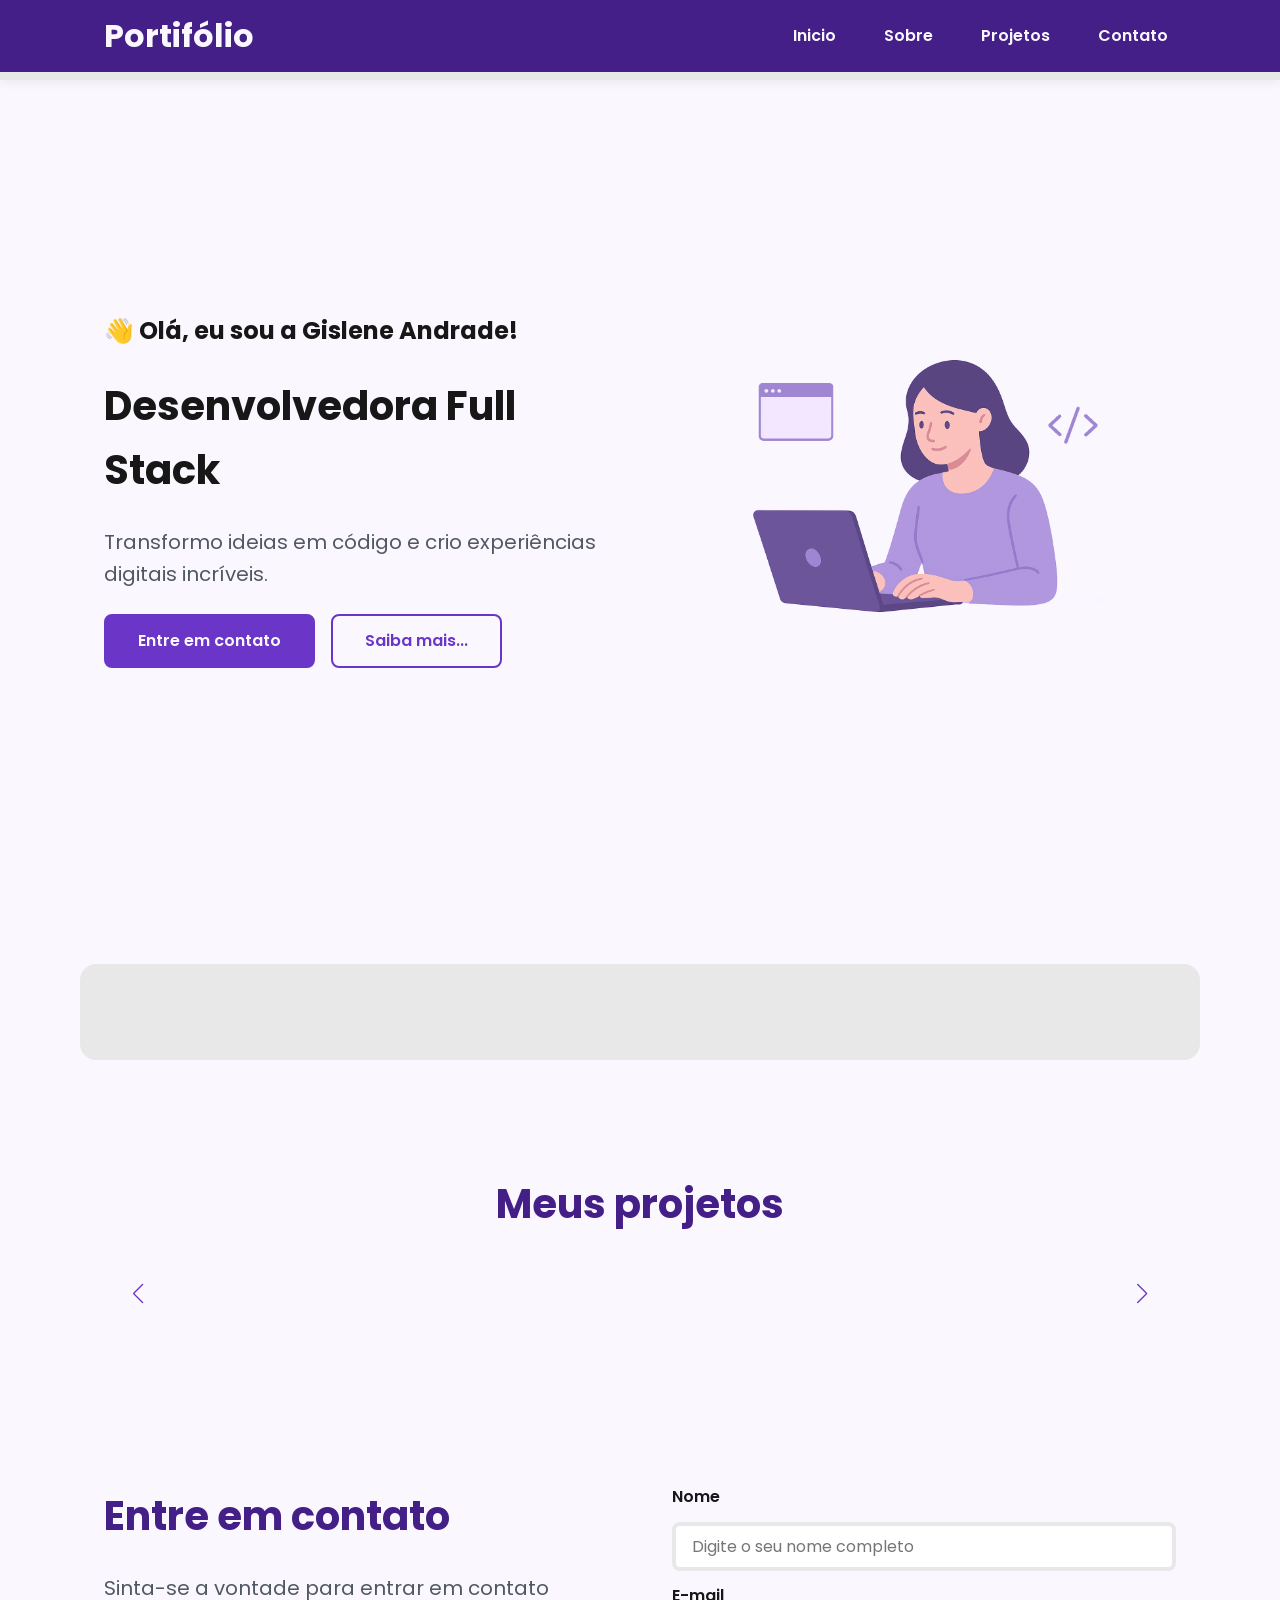
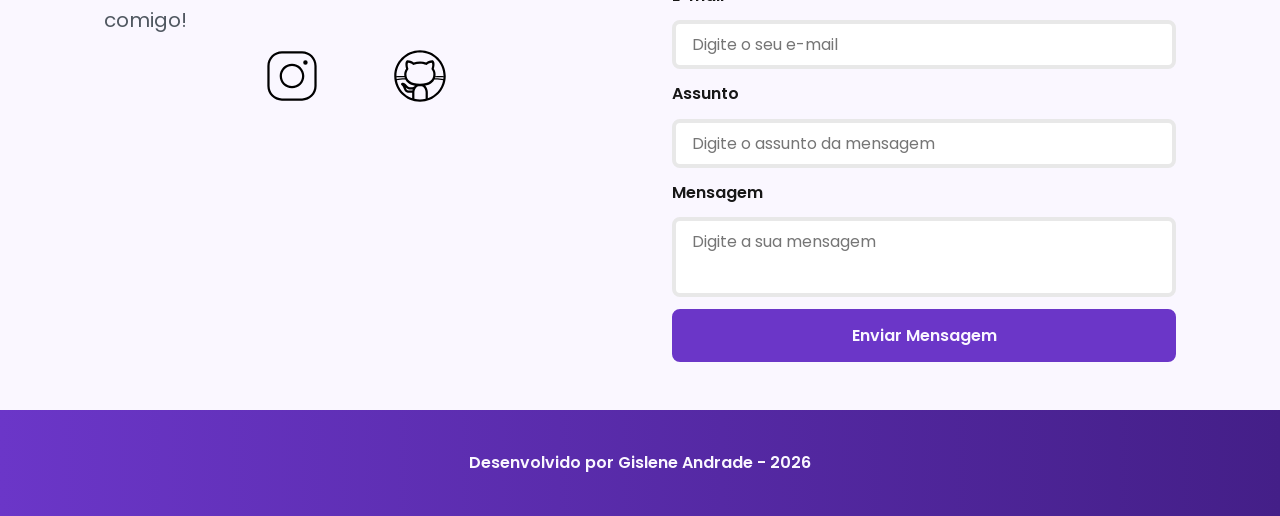
<file: index.html>
<!doctype html>
<html lang="pt-br">
  <head>
    <!-- Fontes do Google -->
    <link rel="preconnect" href="https://fonts.googleapis.com" />
    <link rel="preconnect" href="https://fonts.gstatic.com" crossorigin />

    <!-- Fonte do Google - Poppins -->
    <link
      href="https://fonts.googleapis.com/css2?family=Poppins&display=swap"
      rel="stylesheet"
    />

    <meta charset="UTF-8" />

    <meta name="viewport" content="width=device-width, initial-scale=1.0" />

    <meta name="author" content="Gislene Andrade" />
    <meta
      name="description"
      content="Portfólio da Gislene Andrade, 
                desenvolvedora Full Stack especializada em criar experiências 
                digitais incríveis. Conheça meus projetos e entre em contato."
    />
    <meta name="robots" content="index, follow" />

    <link rel="icon" type="image/svg+xml" href="./assets/img/favicon.svg" />

    <!-- SWIPER CSS -->
    <link
      rel="stylesheet"
      href="https://cdn.jsdelivr.net/npm/swiper@11/swiper-bundle.min.css"
    />

    <!-- Link para a Folha de Estilo da Página - CSS -->
    <link rel="stylesheet" href="./assets/css/style.css" />

    <title>Portfólio Gislene Andrade</title>
  </head>
  <body>
    <!-- Cabeçalho da página (header) -->
    <header>
      <div class="menu-content">
        <!-- Título -->
        <a href="index.html" id="titulo">Portifólio</a>

        <!-- Menu -->
        <nav>
          <ul class="menu-list">
            <li><a href="#hero">Inicio</a></li>
            <li><a href="#about">Sobre</a></li>
            <li><a href="#projects">Projetos</a></li>
            <li><a href="#contact">Contato</a></li>
          </ul>
        </nav>
      </div>
    </header>

    <!-- Seção principal da página (main) -->
    <main>
      <!-- Seção de Boas-Vindas -->
      <section id="hero" class="section-container hero-container">
        <!-- Boas-Vindas -->
        <article class="hero-content">
          <span>👋 Olá, eu sou a Gislene Andrade!</span>
          <h1>Desenvolvedora Full Stack</h1>
          <p>
            Transformo ideias em código e crio experiências digitais incríveis.
          </p>

          <div class="buttons-container">
            <a href="#contact" class="botao">Entre em contato</a>
            <a href="#about" class="botao-outline">Saiba mais...</a>
          </div>
        </article>

        <!-- Imagem -->
        <figure class="hero-image">
          <img
            src="./assets/img/foto_dev_woman.svg"
            alt="foto do autor"
            class="float-animation"
          />
        </figure>
      </section>

      <!-- Seção sobre o autor -->
      <section id="about" class="section-container about-container"></section>

      <!-- Seção de projetos -->
      <section id="projects" class="section-container projects-container">
        <h2>Meus projetos</h2>

        <!-- Swiper Container -->
        <div class="swiper projects-swiper">
          <div class="swiper-wrapper"></div>

          <!-- Botões de navegação -->
          <div class="swiper-button-next"></div>
          <div class="swiper-button-prev"></div>

          <!-- Paginação -->
          <div class="swiper-pagination"></div>
        </div>
      </section>

      <!-- Seção formulário  e Redes Sociais-->
      <section id="contact" class="section-container contact-container">
        <!-- Redes sociais -->
        <article class="contact-info">
          <h2>Entre em contato</h2>
          <p>Sinta-se a vontade para entrar em contato comigo!</p>

          <div class="social-container">
            <a
              href="#"
              target="_blank"
              class="social-icon"
              aria-label="LinkedIn"
            >
              <img
                src="./assets/icons/social/instagram.svg"
                alt="Link para o LinkedIn"
              />
            </a>

            <a href="#" target="_blank" class="social-icon" aria-label="GitHub">
              <img
                src="./assets/icons/social/github.svg"
                alt="Link para o GitHub"
              />
            </a>
          </div>
        </article>

        <!-- Formulário -->
        <form
          id="formulario"
          action="https://formsubmit.co/a178d91051e5ad6dcb87874c61c49a62"
          method="POST"
        >
          <input
            type="hidden"
            name="_next"
            value="https://gisleneandradee.github.io/portfolio/success.html"
          />
          <input type="hidden" name="_captcha" value="false" />

          <label for="nome">Nome</label>
          <input
            id="nome"
            name="nome"
            type="text"
            placeholder="Digite o seu nome completo"
          />
          <span id="erro-nome"></span>

          <label for="email">E-mail</label>
          <input
            id="email"
            name="email"
            type="text"
            placeholder="Digite o seu e-mail"
          />
          <span id="erro-email"></span>

          <label for="assunto">Assunto</label>
          <input
            id="assunto"
            name="assunto"
            type="text"
            placeholder="Digite o assunto da mensagem"
          />
          <span id="erro-assunto"></span>

          <label for="mensagem">Mensagem</label>
          <textarea
            id="mensagem"
            name="mensagem"
            placeholder="Digite a sua mensagem"
          ></textarea>
          <span id="erro-mensagem"></span>

          <button class="botao" type="submit">Enviar Mensagem</button>
        </form>
      </section>
    </main>

    <!-- Rodapé da página (footer) -->
    <footer>Desenvolvido por Gislene Andrade - 2026</footer>

    <!-- SWIPER JS -->
    <script src="https://cdn.jsdelivr.net/npm/swiper@11/swiper-bundle.min.js"></script>

    <!-- Script JavaScript-->
    <script src="./assets/js/script.js"></script>
  </body>
</html>
</file>
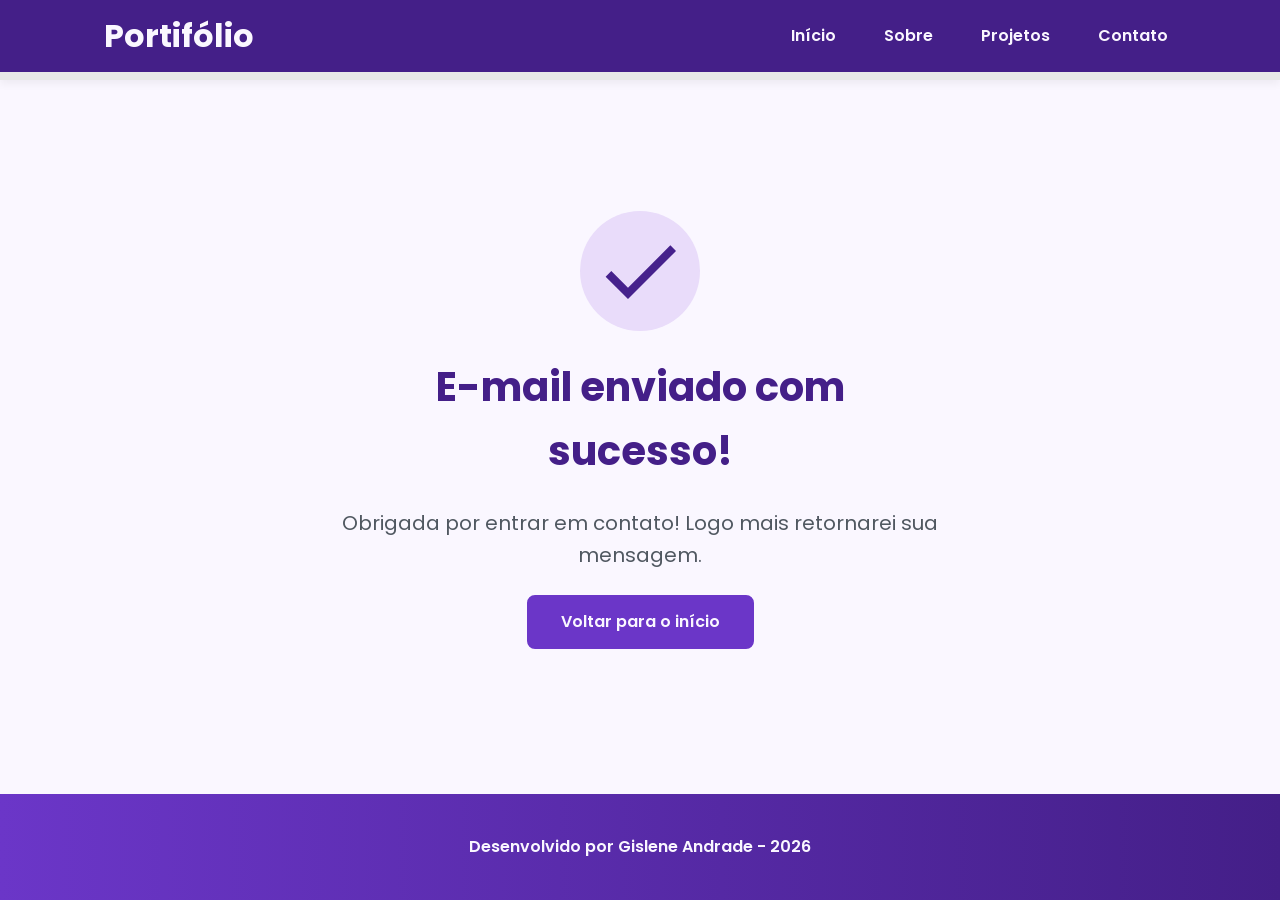
<file: success.html>
<!DOCTYPE html>
<html lang="pt-br">

<head>

  <!-- Fontes do Google -->
  <link rel="preconnect" href="https://fonts.googleapis.com">
  <link rel="preconnect" href="https://fonts.gstatic.com" crossorigin>

  <!-- Fonte do Google - Poppins -->
  <link href="https://fonts.googleapis.com/css2?family=Poppins&display=swap" rel="stylesheet">

    <meta charset="UTF-8">

    <meta name="viewport" content="width=device-width, initial-scale=1.0">

    <meta name="author" content="Gislene Andrade">
    <meta name="description"
        content="Portfólio da Gislene Andrade, desenvolvedora Full Stack especializada em criar experiências digitais incríveis. Conheça meus projetos e entre em contato.">
    <meta name="robots" content="index, follow">

    <link rel="icon" type="image/svg+xml" href="./assets/img/favicon.svg">

    <!-- Link para a Folha de Estilo da Página - CSS -->
    <link rel="stylesheet" href="./assets/css/style.css">

    <title>Portfólio Gislene Andrade</title>

</head>

<body>

    <!-- Cabeçalho da Página (header) -->
    <header class="menu-container">
      <div class="menu-content">
        <a href="index.html" id="titulo">Portifólio</a>

        <nav>
          <ul class="menu-list">
            <li><a href="index.html#hero">Início</a></li>
            <li><a href="index.html#about">Sobre</a></li>
            <li><a href="index.html#projects">Projetos</a></li>
            <li><a href="index.html#contact">Contato</a></li>
          </ul>
        </nav>

      </div>
    </header>

    <!-- Seção Principal da Página (main) -->
    <main>
      <!-- Mensagem de Sucesso -->
      <section class="success-container">
        <article class="success-content">

          <figure class="success-icon">
            <img src="./assets/img/success.svg" alt="Ilustração de sucesso" class="float-animation">
          </figure>

          <h1>E-mail enviado com sucesso!</h1>
          <h2>Obrigada por entrar em contato! Logo mais retornarei sua mensagem.</h2>

          <a class="botao" href="index.html">Voltar para o início</a>

        </article>
      </section>
    </main>

    <!-- Rodapé da Página (footer) -->
    <footer>
      Desenvolvido por Gislene Andrade - 2026
    </footer>

</body>

</html>
</file>
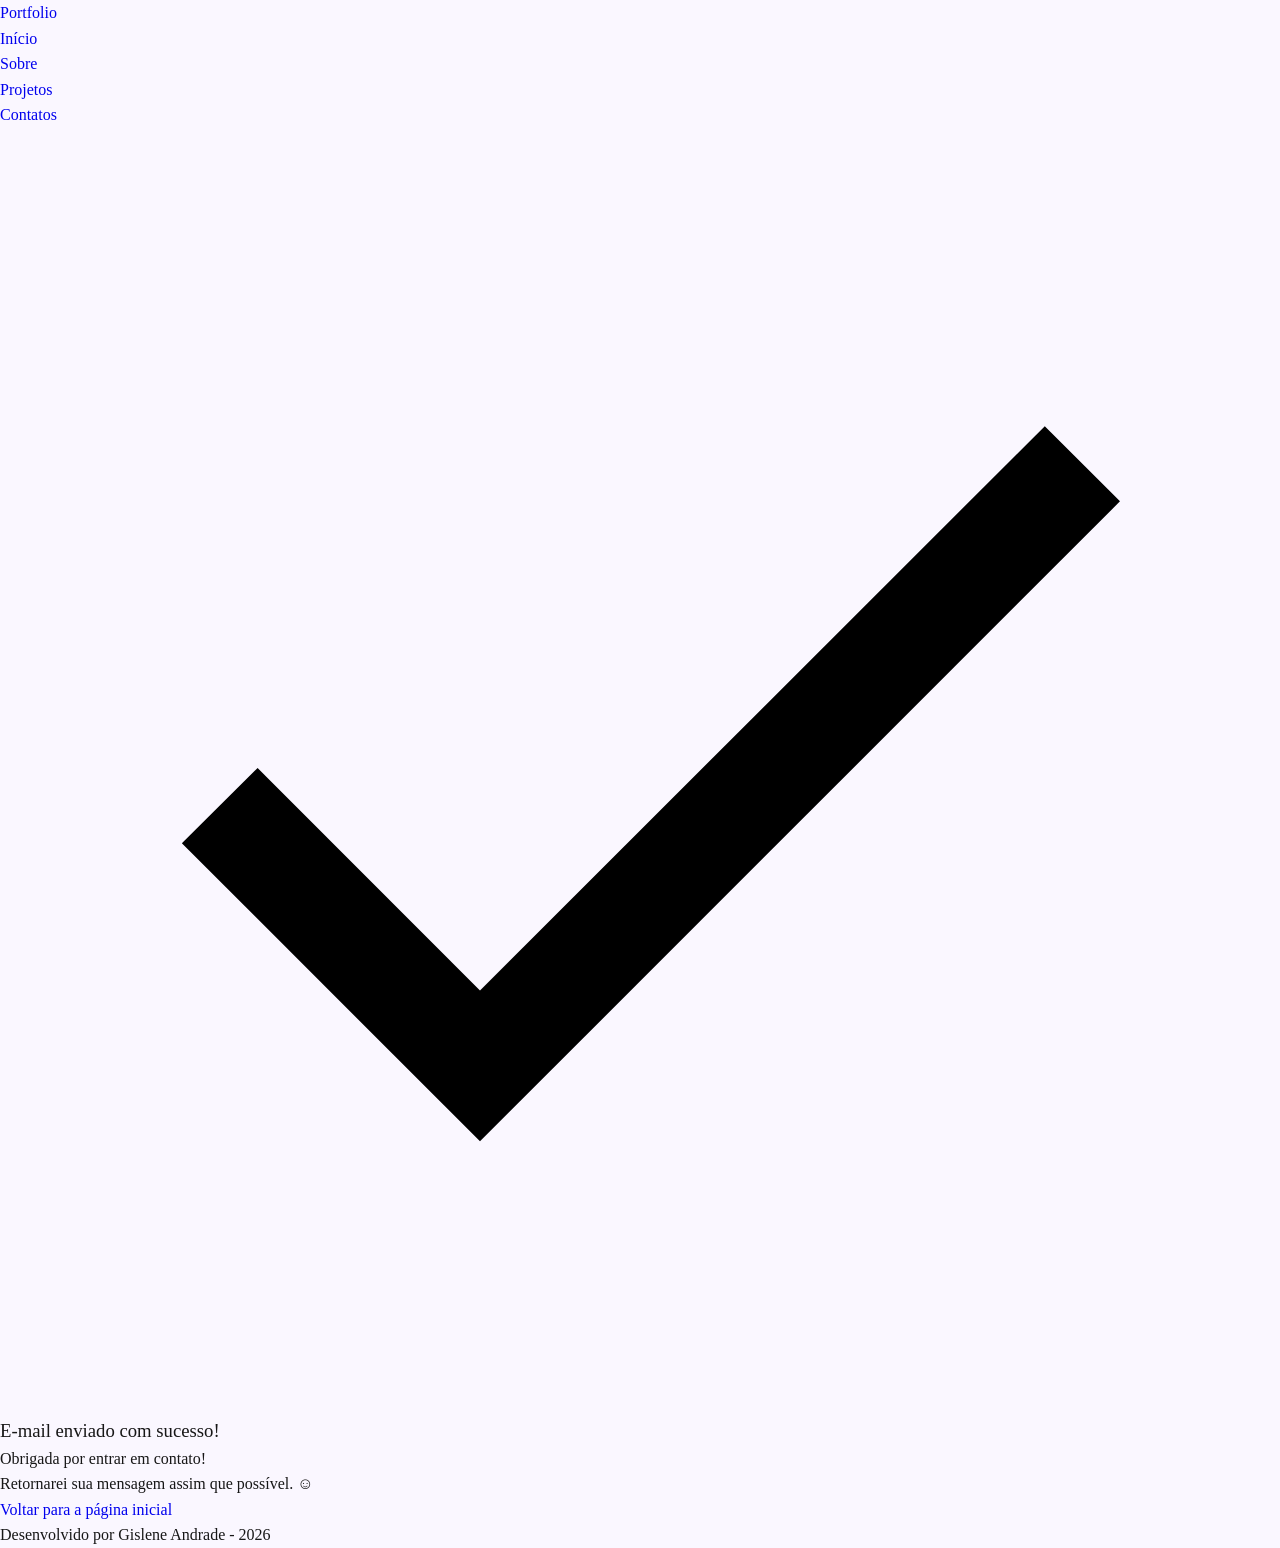
<file: sucess.html>
<!DOCTYPE html>
<html lang="pt-br">
<head>
  <meta charset="UTF-8">
  <meta name="viewport" content="width=device-width, initial-scale=1.0">
  <meta name="author" content="Gislene Andrade">
  <meta name="description" content="Portfólio Pessoal da Gislene Andrade, 
                desenvolvedora Full Stack especializada em criar experiências 
                digitais incríveis. Conheça meus projetos e entre em contato.">
  <meta name="robots" content="index, follow">
  <link rel="icon" type="image/svg+xml" href="./assets/img/favicon.svg">
  <link rel="stylesheet" href="assets/css/styles.css">
  <title>Portfólio da Gislene</title>
</head>
<body>
<!-- Cabeçalho da página -->
  <header>
    <div class="menu-content">
<!-- Título do cabeçalho -->
      <a href="index.html" id="titulo">Portfolio</a>

<!-- Menu de navegação -->
      <nav>
        <ul class="menu-list">
          <li><a href="#hero">Início</a></li>
          <li><a href="#about">Sobre</a></li>
          <li><a href="#projects">Projetos</a></li>
          <li><a href="#contacts">Contatos</a></li>
        </ul>
      </nav>
    </div>
  </header>
  <main>
      <!-- Seção formulário preechido com sucesso -->
    <section>
      <!-- Imagem Sucesso -->
      <figure class="sucess-image">
      <img src="./assets/img/success.svg" alt="Foto - E-mail enviado com sucesso!">
      </figure>
      <!-- Mensagem Sucesso -->
      <article class="sucess-contant">
        <h1>E-mail enviado com sucesso!</h1>
        <p>Obrigada por entrar em contato!</p>
        <p> Retornarei sua mensagem assim que possível. ☺️ </p>
        <div class="buttons-container">
          <a href="./index.html" class="botao-outline">Voltar para a página inicial</a>
        </div>
      </article>
    </section>
  </main>

<!-- Rodapé da página -->
  <footer>
    
    Desenvolvido por Gislene Andrade - 2026

  </footer>
</body>
</html>
</file>
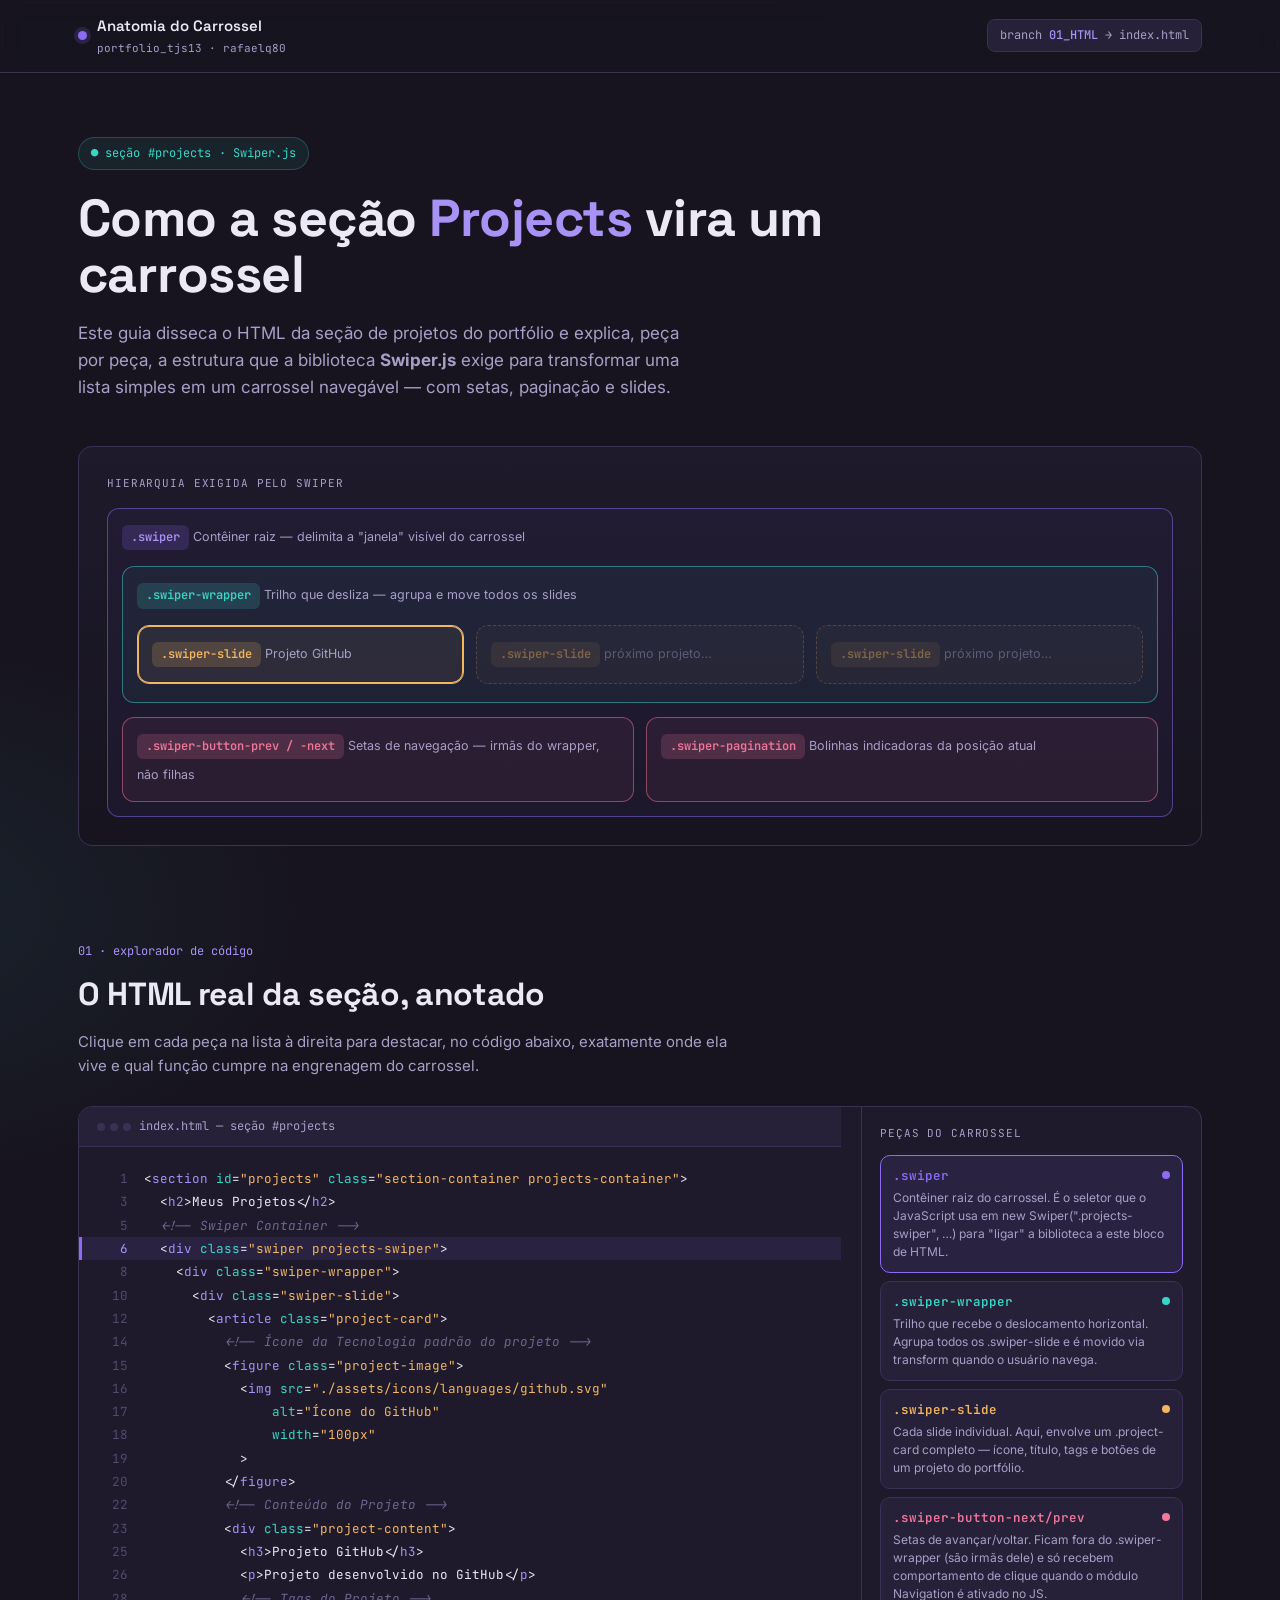
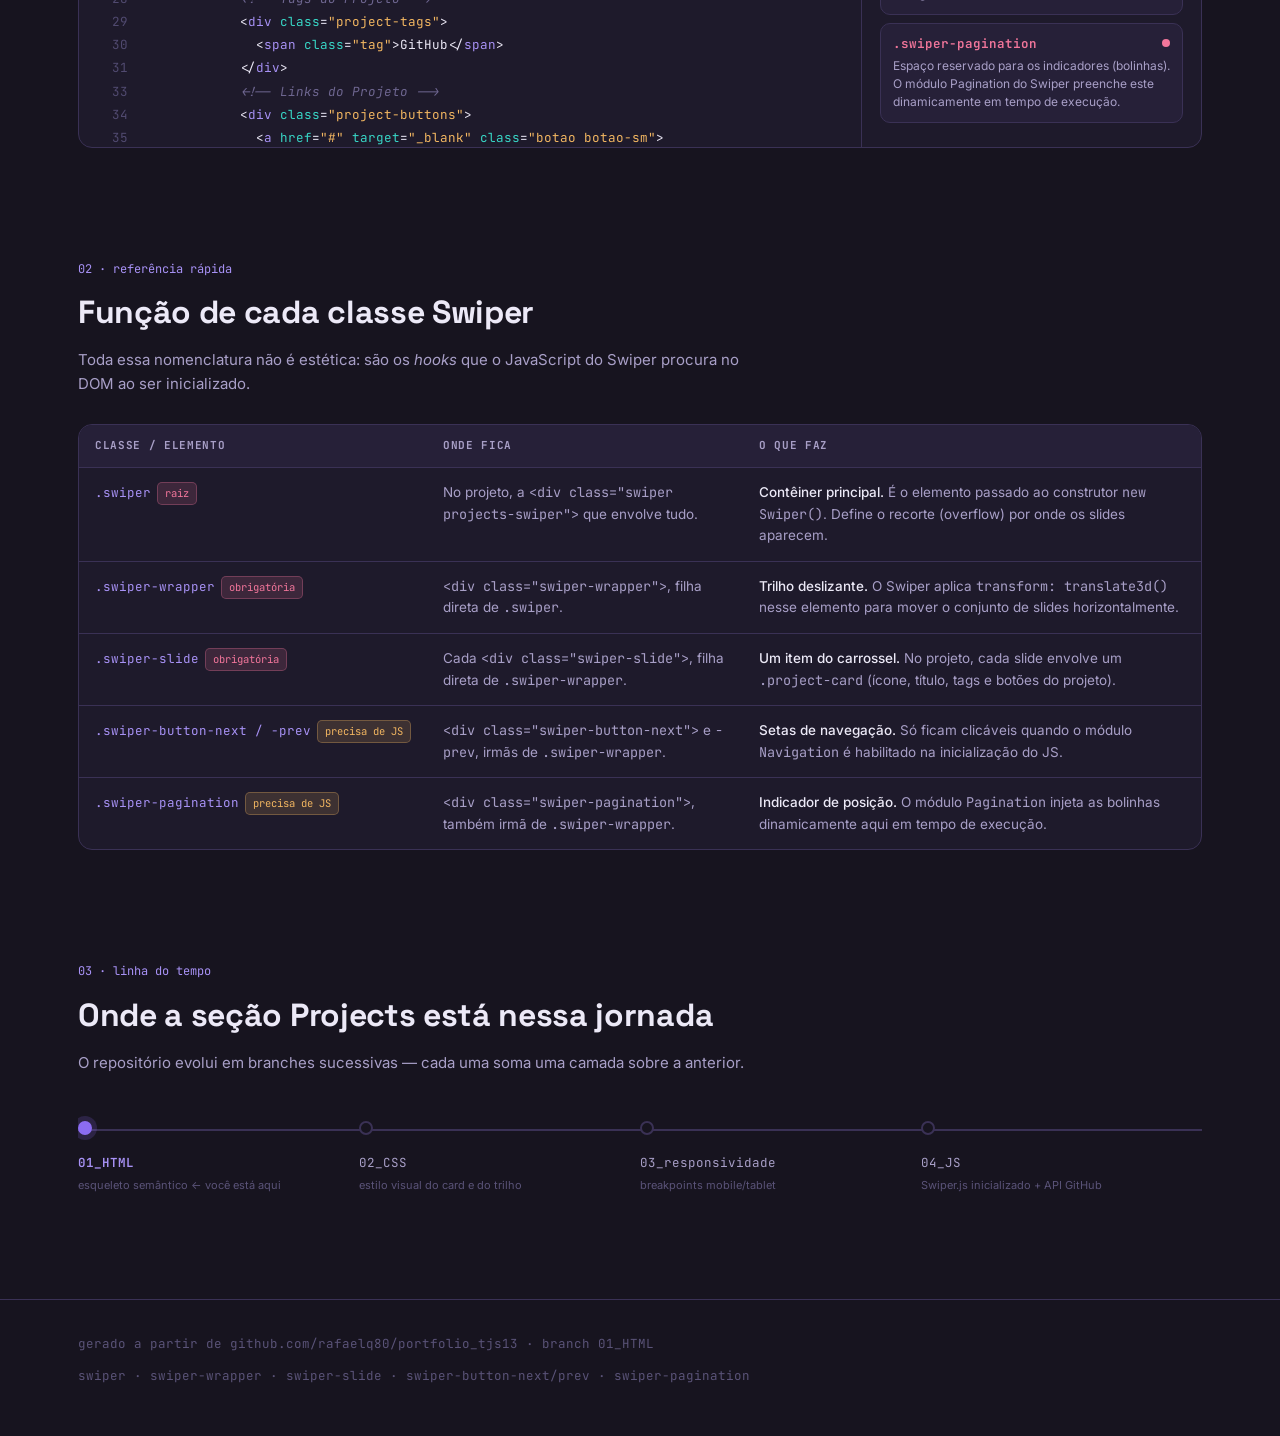
<file: assets/docs/swiper.html>
<!DOCTYPE html>
<html lang="pt-br">
<head>
<meta charset="UTF-8">
<meta name="viewport" content="width=device-width, initial-scale=1.0">
<title>Anatomia do Carrossel Swiper — Seção Projects</title>
<link rel="preconnect" href="https://fonts.googleapis.com">
<link rel="preconnect" href="https://fonts.gstatic.com" crossorigin>
<link href="https://fonts.googleapis.com/css2?family=Space+Grotesk:wght@500;600;700&family=Inter:wght@400;500;600&family=JetBrains+Mono:wght@400;500;600&display=swap" rel="stylesheet">
<style>
  :root{
    --bg: #17141f;
    --bg-soft: #1e1a2b;
    --surface: #262038;
    --surface-2: #2e2745;
    --line: #3a3155;
    --violet: #8b6cf2;
    --violet-soft: #a892f6;
    --slate: #8c86ab;
    --teal: #38d6c6;
    --amber: #f2b661;
    --rose: #f2769b;
    --text: #ece9f7;
    --text-dim: #a89fc7;
    --code-tag: #a892f6;
    --code-attr: #38d6c6;
    --code-str: #f2b661;
    --code-comment: #6e6690;
    --radius: 14px;
    --mono: 'JetBrains Mono', ui-monospace, monospace;
    --display: 'Space Grotesk', sans-serif;
    --body: 'Inter', sans-serif;
  }

  *{box-sizing:border-box;}
  html{scroll-behavior:smooth;}
  body{
    margin:0;
    background:
      radial-gradient(1000px 600px at 85% -10%, rgba(139,108,242,.16), transparent 60%),
      radial-gradient(800px 500px at -10% 30%, rgba(56,214,198,.08), transparent 55%),
      var(--bg);
    color:var(--text);
    font-family:var(--body);
    line-height:1.6;
    -webkit-font-smoothing:antialiased;
  }

  @media (prefers-reduced-motion: reduce){
    html{scroll-behavior:auto;}
    *{animation:none !important; transition:none !important;}
  }

  h1,h2,h3{font-family:var(--display); margin:0; letter-spacing:-.01em;}
  code, pre, .mono{font-family:var(--mono);}
  a{color:inherit;}

  .wrap{max-width:1180px; margin:0 auto; padding:0 28px;}

  /* ---------- TOPBAR ---------- */
  .topbar{
    position:sticky; top:0; z-index:50;
    backdrop-filter:blur(10px);
    background:rgba(23,20,31,.85);
    border-bottom:1px solid var(--line);
  }
  .topbar .wrap{display:flex; align-items:center; justify-content:space-between; padding:14px 28px;}
  .brand{display:flex; align-items:center; gap:10px; font-family:var(--display); font-weight:600; font-size:15px;}
  .brand .dot{width:9px; height:9px; border-radius:50%; background:var(--violet); box-shadow:0 0 0 4px rgba(139,108,242,.18);}
  .brand small{display:block; color:var(--text-dim); font-family:var(--mono); font-weight:400; font-size:11px; margin-top:2px;}
  .path{font-family:var(--mono); font-size:12px; color:var(--text-dim); background:var(--surface); padding:6px 12px; border-radius:8px; border:1px solid var(--line);}
  .path b{color:var(--violet-soft); font-weight:500;}

  /* ---------- HERO ---------- */
  .hero{padding:64px 0 40px;}
  .eyebrow{
    display:inline-flex; align-items:center; gap:8px;
    font-family:var(--mono); font-size:12px; color:var(--teal);
    background:rgba(56,214,198,.08); border:1px solid rgba(56,214,198,.25);
    padding:6px 12px; border-radius:999px; margin-bottom:20px;
  }
  .hero h1{font-size:clamp(32px,4.4vw,52px); line-height:1.08; max-width:780px;}
  .hero h1 span{color:var(--violet-soft);}
  .hero p.lead{max-width:620px; color:var(--text-dim); font-size:17px; margin-top:18px;}

  /* ---------- DIAGRAM (signature element) ---------- */
  .diagram{
    margin-top:44px; border:1px solid var(--line); border-radius:var(--radius);
    background:linear-gradient(180deg, var(--bg-soft), var(--bg));
    padding:28px; overflow-x:auto;
  }
  .diagram-label{font-family:var(--mono); font-size:11px; color:var(--text-dim); margin-bottom:16px; text-transform:uppercase; letter-spacing:.08em;}
  .stack{min-width:640px;}
  .box{border-radius:12px; border:1.5px solid; padding:14px; position:relative; transition:transform .18s ease, box-shadow .18s ease;}
  .box:hover{transform:translateY(-2px);}
  .box .tag{
    font-family:var(--mono); font-size:12px; font-weight:600; display:inline-flex; align-items:center; gap:6px;
    padding:3px 9px; border-radius:6px; margin-bottom:2px;
  }
  .box .desc{font-size:12.5px; color:var(--text-dim); margin-top:4px;}
  .box.swiper{border-color:rgba(139,108,242,.5); background:rgba(139,108,242,.05);}
  .box.swiper > .tag{background:rgba(139,108,242,.18); color:var(--violet-soft);}
  .box.wrapper{border-color:rgba(56,214,198,.5); background:rgba(56,214,198,.05); margin-top:14px;}
  .box.wrapper > .tag{background:rgba(56,214,198,.16); color:var(--teal);}
  .slides-row{display:flex; gap:12px; margin-top:14px; overflow-x:auto; padding-bottom:4px;}
  .box.slide{border-color:rgba(242,182,97,.5); background:rgba(242,182,97,.06); min-width:150px; flex:1;}
  .box.slide > .tag{background:rgba(242,182,97,.18); color:var(--amber);}
  .box.slide.active-repo{border-color:var(--amber); box-shadow:0 0 0 1px var(--amber) inset;}
  .box.slide.ghost{opacity:.45; border-style:dashed;}
  .siblings-row{display:flex; gap:12px; margin-top:14px;}
  .box.nav{border-color:rgba(242,118,155,.5); background:rgba(242,118,155,.06); flex:1;}
  .box.nav > .tag{background:rgba(242,118,155,.18); color:var(--rose);}
  .box.pagination{border-color:rgba(242,118,155,.5); background:rgba(242,118,155,.06); flex:1;}
  .box.pagination > .tag{background:rgba(242,118,155,.18); color:var(--rose);}

  /* ---------- SECTION HEADERS ---------- */
  .section{padding:56px 0;}
  .section-head{margin-bottom:28px; max-width:680px;}
  .section-head .kicker{font-family:var(--mono); font-size:12px; color:var(--violet-soft); margin-bottom:8px;}
  .section-head h2{font-size:clamp(24px,3vw,32px);}
  .section-head p{color:var(--text-dim); margin-top:10px; font-size:15px;}

  /* ---------- EXPLORER (interactive signature) ---------- */
  .explorer{
    display:grid; grid-template-columns:1fr 340px; gap:20px;
    border:1px solid var(--line); border-radius:var(--radius); overflow:hidden;
    background:var(--bg-soft);
  }
  @media (max-width:880px){ .explorer{grid-template-columns:1fr;} }

  .code-pane{padding:0; overflow:auto; max-height:640px;}
  .code-pane .file-tab{
    display:flex; align-items:center; gap:8px; padding:10px 18px; font-family:var(--mono); font-size:12px;
    color:var(--text-dim); border-bottom:1px solid var(--line); background:var(--surface); position:sticky; top:0;
  }
  .file-tab .dots{display:flex; gap:5px;}
  .file-tab .dots span{width:8px; height:8px; border-radius:50%; background:var(--line);}
  pre.code{margin:0; padding:20px 0; font-size:12.6px; line-height:1.85;}
  .line{display:flex; padding:0 18px; border-left:3px solid transparent; cursor:default; white-space:pre;}
  .line .ln{width:28px; flex:none; color:#514a70; user-select:none; text-align:right; margin-right:16px;}
  .line .code-text{white-space:pre-wrap; word-break:break-word;}
  .line.hl{background:rgba(139,108,242,.1); border-left-color:var(--violet);}
  .line.hl .ln{color:var(--violet-soft);}
  .tk-tag{color:var(--code-tag);}
  .tk-attr{color:var(--code-attr);}
  .tk-str{color:var(--code-str);}
  .tk-comment{color:var(--code-comment); font-style:italic;}
  .tk-punc{color:#7a7396;}

  .legend{border-left:1px solid var(--line); padding:18px; overflow:auto; max-height:640px;}
  .legend-title{font-family:var(--mono); font-size:11px; text-transform:uppercase; letter-spacing:.08em; color:var(--text-dim); margin-bottom:12px;}
  .chip{
    display:block; width:100%; text-align:left; background:var(--surface); border:1px solid var(--line);
    border-radius:10px; padding:11px 12px; margin-bottom:8px; cursor:pointer; color:var(--text);
    font-family:var(--body); font-size:13px; transition:border-color .15s ease, background .15s ease;
  }
  .chip .chip-top{display:flex; align-items:center; justify-content:space-between; gap:8px;}
  .chip .chip-name{font-family:var(--mono); font-size:12.5px; font-weight:600;}
  .chip .chip-fn{display:block; margin-top:5px; color:var(--text-dim); font-size:12px; line-height:1.5;}
  .chip.active{border-color:var(--violet); background:rgba(139,108,242,.1);}
  .chip.active .chip-name{color:var(--violet-soft);}
  .chip .swatch{width:8px; height:8px; border-radius:50%; flex:none;}

  /* ---------- TABLE ---------- */
  .table-card{border:1px solid var(--line); border-radius:var(--radius); overflow:hidden; background:var(--bg-soft);}
  table{width:100%; border-collapse:collapse; font-size:13.5px;}
  thead th{
    text-align:left; font-family:var(--mono); font-size:11px; text-transform:uppercase; letter-spacing:.06em;
    color:var(--text-dim); background:var(--surface); padding:12px 16px; border-bottom:1px solid var(--line);
  }
  tbody td{padding:14px 16px; border-bottom:1px solid var(--line); vertical-align:top; color:var(--text-dim);}
  tbody tr:last-child td{border-bottom:none;}
  tbody td.cls{font-family:var(--mono); color:var(--violet-soft); font-size:12.5px; white-space:nowrap;}
  tbody td strong{color:var(--text); font-weight:500;}
  .badge{display:inline-block; font-family:var(--mono); font-size:10.5px; padding:2px 7px; border-radius:5px; margin-left:6px;}
  .badge.required{background:rgba(242,118,155,.15); color:var(--rose); border:1px solid rgba(242,118,155,.3);}
  .badge.needs-js{background:rgba(242,182,97,.15); color:var(--amber); border:1px solid rgba(242,182,97,.3);}

  /* ---------- CALLOUT ---------- */
  .callout{
    display:flex; gap:14px; border:1px solid rgba(242,182,97,.35); background:rgba(242,182,97,.06);
    border-radius:var(--radius); padding:20px 22px; margin-top:20px;
  }
  .callout .icon{font-size:20px; flex:none; margin-top:2px;}
  .callout h3{font-size:15px; margin-bottom:6px; color:var(--amber); font-family:var(--body); font-weight:600;}
  .callout p{margin:0; color:var(--text-dim); font-size:13.5px;}
  .callout code{background:var(--surface); padding:1px 6px; border-radius:4px; color:var(--code-str); font-size:12px;}

  .callout.bug{border-color:rgba(139,108,242,.35); background:rgba(139,108,242,.06);}
  .callout.bug h3{color:var(--violet-soft);}

  /* ---------- ROADMAP ---------- */
  .roadmap{display:flex; gap:0; margin-top:8px; overflow-x:auto;}
  .stop{flex:1; min-width:150px; position:relative; padding:18px 16px 18px 0;}
  .stop::before{content:""; position:absolute; top:26px; left:0; right:-0px; height:2px; background:var(--line);}
  .stop:first-child::before{left:0;}
  .stop .node{
    width:14px; height:14px; border-radius:50%; background:var(--bg); border:2px solid var(--line);
    position:relative; z-index:2; margin-bottom:14px;
  }
  .stop.current .node{border-color:var(--violet); background:var(--violet); box-shadow:0 0 0 5px rgba(139,108,242,.18);}
  .stop .name{font-family:var(--mono); font-size:12.5px; color:var(--text-dim);}
  .stop.current .name{color:var(--violet-soft); font-weight:600;}
  .stop .tag2{display:block; font-size:11px; color:#5a5378; margin-top:3px;}

  footer{border-top:1px solid var(--line); padding:34px 0 50px; margin-top:30px;}
  footer .wrap{display:flex; justify-content:space-between; align-items:center; flex-wrap:wrap; gap:12px;}
  footer p{margin:0; color:#5a5378; font-size:12.5px; font-family:var(--mono);}

  ::selection{background:rgba(139,108,242,.35);}
  ::-webkit-scrollbar{height:8px; width:8px;}
  ::-webkit-scrollbar-thumb{background:var(--line); border-radius:8px;}
</style>
</head>
<body>

  <div class="topbar">
    <div class="wrap">
      <div class="brand">
        <span class="dot"></span>
        <div>
          Anatomia do Carrossel
          <small>portfolio_tjs13 · rafaelq80</small>
        </div>
      </div>
      <div class="path">branch <b>01_HTML</b> → <span id="pathFile">index.html</span></div>
    </div>
  </div>

  <header class="hero">
    <div class="wrap">
      <span class="eyebrow">● seção <code>#projects</code> · Swiper.js</span>
      <h1>Como a seção <span>Projects</span> vira um carrossel</h1>
      <p class="lead">Este guia disseca o HTML da seção de projetos do portfólio e explica, peça por peça, a estrutura que a biblioteca <strong>Swiper.js</strong> exige para transformar uma lista simples em um carrossel navegável — com setas, paginação e slides.</p>

      <div class="diagram">
        <div class="diagram-label">Hierarquia exigida pelo Swiper</div>
        <div class="stack">
          <div class="box swiper">
            <span class="tag">.swiper</span>
            <span class="desc">Contêiner raiz — delimita a "janela" visível do carrossel</span>

            <div class="box wrapper">
              <span class="tag">.swiper-wrapper</span>
              <span class="desc">Trilho que desliza — agrupa e move todos os slides</span>

              <div class="slides-row">
                <div class="box slide active-repo">
                  <span class="tag">.swiper-slide</span>
                  <span class="desc">Projeto GitHub</span>
                </div>
                <div class="box slide ghost">
                  <span class="tag">.swiper-slide</span>
                  <span class="desc">próximo projeto…</span>
                </div>
                <div class="box slide ghost">
                  <span class="tag">.swiper-slide</span>
                  <span class="desc">próximo projeto…</span>
                </div>
              </div>
            </div>

            <div class="siblings-row">
              <div class="box nav">
                <span class="tag">.swiper-button-prev / -next</span>
                <span class="desc">Setas de navegação — irmãs do wrapper, não filhas</span>
              </div>
              <div class="box pagination">
                <span class="tag">.swiper-pagination</span>
                <span class="desc">Bolinhas indicadoras da posição atual</span>
              </div>
            </div>
          </div>
        </div>
      </div>
    </div>
  </header>

  <section class="section">
    <div class="wrap">
      <div class="section-head">
        <div class="kicker">01 · explorador de código</div>
        <h2>O HTML real da seção, anotado</h2>
        <p>Clique em cada peça na lista à direita para destacar, no código abaixo, exatamente onde ela vive e qual função cumpre na engrenagem do carrossel.</p>
      </div>

      <div class="explorer">
        <div class="code-pane">
          <div class="file-tab">
            <span class="dots"><span></span><span></span><span></span></span>
            index.html — seção #projects
          </div>
          <pre class="code" id="codeBlock"></pre>
        </div>
        <div class="legend">
          <div class="legend-title">Peças do carrossel</div>
          <div id="chipList"></div>
        </div>
      </div>
    </div>
  </section>

  <section class="section">
    <div class="wrap">
      <div class="section-head">
        <div class="kicker">02 · referência rápida</div>
        <h2>Função de cada classe Swiper</h2>
        <p>Toda essa nomenclatura não é estética: são os <em>hooks</em> que o JavaScript do Swiper procura no DOM ao ser inicializado.</p>
      </div>

      <div class="table-card">
        <table>
          <thead>
            <tr><th>Classe / elemento</th><th>Onde fica</th><th>O que faz</th></tr>
          </thead>
          <tbody>
            <tr>
              <td class="cls">.swiper<span class="badge required">raiz</span></td>
              <td>No projeto, a <code>&lt;div class="swiper projects-swiper"&gt;</code> que envolve tudo.</td>
              <td><strong>Contêiner principal.</strong> É o elemento passado ao construtor <code>new Swiper()</code>. Define o recorte (overflow) por onde os slides aparecem.</td>
            </tr>
            <tr>
              <td class="cls">.swiper-wrapper<span class="badge required">obrigatória</span></td>
              <td><code>&lt;div class="swiper-wrapper"&gt;</code>, filha direta de <code>.swiper</code>.</td>
              <td><strong>Trilho deslizante.</strong> O Swiper aplica <code>transform: translate3d()</code> nesse elemento para mover o conjunto de slides horizontalmente.</td>
            </tr>
            <tr>
              <td class="cls">.swiper-slide<span class="badge required">obrigatória</span></td>
              <td>Cada <code>&lt;div class="swiper-slide"&gt;</code>, filha direta de <code>.swiper-wrapper</code>.</td>
              <td><strong>Um item do carrossel.</strong> No projeto, cada slide envolve um <code>.project-card</code> (ícone, título, tags e botões do projeto).</td>
            </tr>
            <tr>
              <td class="cls">.swiper-button-next / -prev<span class="badge needs-js">precisa de JS</span></td>
              <td><code>&lt;div class="swiper-button-next"&gt;</code> e <code>-prev</code>, irmãs de <code>.swiper-wrapper</code>.</td>
              <td><strong>Setas de navegação.</strong> Só ficam clicáveis quando o módulo <code>Navigation</code> é habilitado na inicialização do JS.</td>
            </tr>
            <tr>
              <td class="cls">.swiper-pagination<span class="badge needs-js">precisa de JS</span></td>
              <td><code>&lt;div class="swiper-pagination"&gt;</code>, também irmã de <code>.swiper-wrapper</code>.</td>
              <td><strong>Indicador de posição.</strong> O módulo <code>Pagination</code> injeta as bolinhas dinamicamente aqui em tempo de execução.</td>
            </tr>
          </tbody>
        </table>
      </div>

    </div>
  </section>

  <section class="section">
    <div class="wrap">
      <div class="section-head">
        <div class="kicker">03 · linha do tempo</div>
        <h2>Onde a seção Projects está nessa jornada</h2>
        <p>O repositório evolui em branches sucessivas — cada uma soma uma camada sobre a anterior.</p>
      </div>
      <div class="roadmap">
        <div class="stop current"><div class="node"></div><span class="name">01_HTML</span><span class="tag2">esqueleto semântico ← você está aqui</span></div>
        <div class="stop"><div class="node"></div><span class="name">02_CSS</span><span class="tag2">estilo visual do card e do trilho</span></div>
        <div class="stop"><div class="node"></div><span class="name">03_responsividade</span><span class="tag2">breakpoints mobile/tablet</span></div>
        <div class="stop"><div class="node"></div><span class="name">04_JS</span><span class="tag2">Swiper.js inicializado + API GitHub</span></div>
      </div>
    </div>
  </section>

  <footer>
    <div class="wrap">
      <p>gerado a partir de github.com/rafaelq80/portfolio_tjs13 · branch 01_HTML</p>
      <p>swiper · swiper-wrapper · swiper-slide · swiper-button-next/prev · swiper-pagination</p>
    </div>
  </footer>

<script>
(function(){
  // Código real da seção #projects, tokenizado em spans para o painel de anotação.
  // Cada linha carrega um data-part opcional que a liga a um chip da legenda.
  const lines = [
    {t:'&lt;section id="projects" class="section-container projects-container"&gt;', part:null},
    {t:'', part:null},
    {t:'  &lt;h2&gt;Meus Projetos&lt;/h2&gt;', part:null},
    {t:'', part:null},
    {t:'  &lt;!-- Swiper Container --&gt;', part:null, comment:true},
    {t:'  &lt;div class="swiper projects-swiper"&gt;', part:'swiper'},
    {t:'', part:'swiper'},
    {t:'    &lt;div class="swiper-wrapper"&gt;', part:'wrapper'},
    {t:'', part:'wrapper'},
    {t:'      &lt;div class="swiper-slide"&gt;', part:'slide'},
    {t:'', part:'slide'},
    {t:'        &lt;article class="project-card"&gt;', part:'slide'},
    {t:'', part:'slide'},
    {t:'          &lt;!-- Ícone da Tecnologia padrão do projeto --&gt;', part:'slide', comment:true},
    {t:'          &lt;figure class="project-image"&gt;', part:'slide'},
    {t:'            &lt;img src="./assets/icons/languages/github.svg"', part:'slide'},
    {t:'                alt="Ícone do GitHub"', part:'slide'},
    {t:'                width="100px"', part:'slide'},
    {t:'            &gt;', part:'slide'},
    {t:'          &lt;/figure&gt;', part:'slide'},
    {t:'', part:'slide'},
    {t:'          &lt;!-- Conteúdo do Projeto --&gt;', part:'slide', comment:true},
    {t:'          &lt;div class="project-content"&gt;', part:'slide'},
    {t:'', part:'slide'},
    {t:'            &lt;h3&gt;Projeto GitHub&lt;/h3&gt;', part:'slide'},
    {t:'            &lt;p&gt;Projeto desenvolvido no GitHub&lt;/p&gt;', part:'slide'},
    {t:'', part:'slide'},
    {t:'            &lt;!-- Tags do Projeto --&gt;', part:'slide', comment:true},
    {t:'            &lt;div class="project-tags"&gt;', part:'slide'},
    {t:'              &lt;span class="tag"&gt;GitHub&lt;/span&gt;', part:'slide'},
    {t:'            &lt;/div&gt;', part:'slide'},
    {t:'', part:'slide'},
    {t:'            &lt;!-- Links do Projeto --&gt;', part:'slide', comment:true},
    {t:'            &lt;div class="project-buttons"&gt;', part:'slide'},
    {t:'              &lt;a href="#" target="_blank" class="botao botao-sm"&gt;', part:'slide'},
    {t:'                GitHub', part:'slide'},
    {t:'              &lt;/a&gt;', part:'slide'},
    {t:'              &lt;a href="#" target="_blank" class="botao-outline botao-sm"&gt;', part:'slide'},
    {t:'                Deploy', part:'slide'},
    {t:'              &lt;/a&gt;', part:'slide'},
    {t:'            &lt;/div&gt;', part:'slide'},
    {t:'', part:'slide'},
    {t:'          &lt;/div&gt;', part:'slide'},
    {t:'', part:'slide'},
    {t:'        &lt;/article&gt;', part:'slide'},
    {t:'', part:'slide'},
    {t:'      &lt;/div&gt; &lt;!-- fecha o slide --&gt;', part:'slide'},
    {t:'', part:'wrapper'},
    {t:'    &lt;/div&gt;', part:'wrapper'},
    {t:'', part:'swiper'},
    {t:'    &lt;!-- Botões de Navegação --&gt;', part:'nav', comment:true},
    {t:'    &lt;div class="swiper-button-next"&gt;&lt;/div&gt;', part:'nav'},
    {t:'    &lt;div class="swiper-button-prev"&gt;&lt;/div&gt;', part:'nav'},
    {t:'', part:'swiper'},
    {t:'    &lt;!-- Paginação --&gt;', part:'pagination', comment:true},
    {t:'    &lt;div class="swiper-pagination"&gt;&lt;/div&gt;', part:'pagination'},
    {t:'', part:null},
    {t:'  &lt;/div&gt;', part:'swiper'},
    {t:'', part:null},
    {t:'&lt;/section&gt;', part:null},
  ];

  const parts = {
    swiper:     {name:'.swiper',                color:'#8b6cf2', fn:'Contêiner raiz do carrossel. É o seletor que o JavaScript usa em new Swiper(".projects-swiper", …) para "ligar" a biblioteca a este bloco de HTML.'},
    wrapper:    {name:'.swiper-wrapper',         color:'#38d6c6', fn:'Trilho que recebe o deslocamento horizontal. Agrupa todos os .swiper-slide e é movido via transform quando o usuário navega.'},
    slide:      {name:'.swiper-slide',           color:'#f2b661', fn:'Cada slide individual. Aqui, envolve um .project-card completo — ícone, título, tags e botões de um projeto do portfólio.'},
    nav:        {name:'.swiper-button-next/prev',color:'#f2769b', fn:'Setas de avançar/voltar. Ficam fora do .swiper-wrapper (são irmãs dele) e só recebem comportamento de clique quando o módulo Navigation é ativado no JS.'},
    pagination: {name:'.swiper-pagination',      color:'#f2769b', fn:'Espaço reservado para os indicadores (bolinhas). O módulo Pagination do Swiper preenche este <div> dinamicamente em tempo de execução.'}
  };

  const codeBlock = document.getElementById('codeBlock');
  const chipList = document.getElementById('chipList');

  function highlight(raw){
    const M1 = '\u0001', M2 = '\u0002'; // marcadores temporários, fora do alfabeto do HTML
    let out = raw.replace(/(&lt;\/?)([a-zA-Z0-9]+)/g, (m, p1, p2) => p1 + M1 + 'TAG' + M2 + p2 + M1 + M2);
    out = out.replace(/([a-zA-Z-]+)(=)(&quot;|")([^"]*)(&quot;|")/g, (m, p1, p2, p3, p4, p5) =>
      M1 + 'ATTR' + M2 + p1 + M1 + M2 + p2 + M1 + 'STR' + M2 + p3 + p4 + p5 + M1 + M2
    );
    out = out.replace(new RegExp(M1+'TAG'+M2+'(.*?)'+M1+M2, 'g'), '<span class="tk-tag">$1</span>');
    out = out.replace(new RegExp(M1+'ATTR'+M2+'(.*?)'+M1+M2, 'g'), '<span class="tk-attr">$1</span>');
    out = out.replace(new RegExp(M1+'STR'+M2+'(.*?)'+M1+M2, 'g'), '<span class="tk-str">$1</span>');
    return out;
  }

  lines.forEach((line, i) => {
    const row = document.createElement('div');
    row.className = 'line' + (line.part ? ' part-'+line.part : '');
    if(line.part) row.dataset.part = line.part;
    const ln = document.createElement('span');
    ln.className = 'ln';
    ln.textContent = line.t ? (i+1) : '';
    const codeText = document.createElement('span');
    codeText.className = 'code-text' + (line.comment ? ' tk-comment' : '');
    codeText.innerHTML = line.comment ? line.t : highlight(line.t);
    row.appendChild(ln);
    row.appendChild(codeText);
    codeBlock.appendChild(row);
  });

  Object.keys(parts).forEach(key => {
    const p = parts[key];
    const chip = document.createElement('button');
    chip.className = 'chip';
    chip.dataset.part = key;
    chip.innerHTML =
      '<span class="chip-top">' +
        '<span class="chip-name" style="color:'+p.color+'">'+p.name+'</span>' +
        '<span class="swatch" style="background:'+p.color+'"></span>' +
      '</span>' +
      '<span class="chip-fn">'+p.fn+'</span>';
    chip.addEventListener('click', () => selectPart(key, chip));
    chipList.appendChild(chip);
  });

  function selectPart(key, chipEl){
    document.querySelectorAll('.chip').forEach(c => c.classList.remove('active'));
    document.querySelectorAll('.line').forEach(l => l.classList.remove('hl'));
    chipEl.classList.add('active');
    const target = document.querySelector('.line[data-part="'+key+'"]');
    document.querySelectorAll('.line[data-part="'+key+'"]').forEach(l => l.classList.add('hl'));
    if(target) target.scrollIntoView({block:'center', behavior:'smooth'});
  }

  // seleciona .swiper por padrão para orientar o primeiro olhar
  const firstChip = chipList.querySelector('.chip');
  if(firstChip) selectPart('swiper', firstChip);
})();
</script>
</body>
</html>
</file>
<file: assets/css/style.css>
* {
  margin: 0;
  padding: 0;
  box-sizing: border-box;
  font-family: 'Poppins', sans-serif;
  font-weight: 400;
  text-decoration: none;
  outline: none;
}

:root {
  /* Paleta de cores - purple */
  --purple-50: #f4eaff;
  --purple-100: #e9dcfa;
  --purple-200: #cdb3f0;
  --purple-300: #b186e5;
  --purple-400: #9460db;
  --purple-500: #6b36c8;
  --purple-600: #5b2ca0;
  --purple-700: #4c2177;
  --purple-800: #441f88;
  --purple-900: #2a0e4d;

  /* Cores Neutras */
  --gray-200: #e8e8e8;
  --gray-400: #505861;
  --black: #171717;
  --white: #faf7ff;

  /* Cores de estado */
  --error: #e63946;

  /* Sombras */
  --shadow-sm: 0 0.25rem 0.5rem rgba(0, 0, 0, 0.05);
  --shadow-md: 0 0.25rem 0.75rem rgba(107, 54, 200, 0.3);
  --shadow-lg: 0 0.5rem 1.5rem rgba(107, 54, 200, 0.2);

  /* Espaçamentos */
  --spacing-xs: 0.5rem;
  --spacing-sm: 1rem;
  --spacing-md: 1.5rem;
  --spacing-lg: 2rem;
  --spacing-xl: 3rem;
  --spacing-2xl: 4rem;

  /* Tamanhos de Fonte */
  --text-sm: 0.75rem;
  --text-base: 1rem;
  --text-lg: 1.25rem;
  --text-xl: 1.5rem;
  --text-2xl: 2rem;
  --text-3xl: 2.5rem;

  /* Border Radius */
  --radius-sm: 0.25rem;
  --radius-md: 0.5rem;
  --radius-lg: 1rem;
  --radius-xl: 2rem;
  --radius-full: 50%;

  /* Animação Padrão */
  --transition-default: all 0.3s ease;
}

html {
  scroll-behavior: smooth;
}

body {
  display: flex;
  flex-direction: column;
  min-height: 100vh;
  background-color: var(--white);
  line-height: 1.6;
  color: var(--black);
}

main {
  flex: 1;
}

.section-container {
  max-width: 70rem;
  margin: 0 auto;
  padding: var(--spacing-xl) var(--spacing-md);
  scroll-margin-top: 6rem;
}

.buttons-container {
  display: flex;
  gap: var(--spacing-sm);
}

.botao,
.botao-outline {
  display: inline-block;
  padding: 0.75rem 2rem;
  border: 0.15rem solid transparent;
  border-radius: var(--radius-md);
  font-size: var(--text-base);
  font-weight: 600;
  text-align: center;
  cursor: pointer;
  transition: var(--transition-default);
}

/* Botão preenchido (primário) */
.botao {
  border-color: var(--purple-500);
  background-color: var(--purple-500);
  color: var(--white);
}

.botao:hover {
  border-color: var(--purple-800);
  background-color: var(--purple-800);
  box-shadow: var(--shadow-md);
  transform: translateY(-0.25rem);
}

/* Botão outline (secundário) */
.botao-outline {
  border-color: var(--purple-500);
  background-color: transparent;
  color: var(--purple-500);
}

.botao-outline:hover {
  border-color: var(--purple-500);
  background-color: var(--purple-500);
  color: var(--white);
  transform: translateY(-0.25rem);
}

/* Modificador para botões pequenos (Usado em projetos) */
.botao.botao-sm,
.botao-outline.botao-sm {
  min-width: 6rem;
  padding: 0.25rem var(--spacing-sm);
  border-width: 0.125rem;
  border-radius: 0.25rem;
  font-size: var(--text-sm);
}

header {
  position: sticky;
  top: 0;
  z-index: 1000;
  width: 100%;
  height: 5rem;
  border-bottom: var(--spacing-xs) solid var(--gray-200);
  background-color: var(--purple-800);
  box-shadow: var(--shadow-sm);
}

header a {
  font-weight: 600;
  color: var(--white);
  transition: color 0.3s ease;
}

header a:hover {
  color: var(--purple-100);
}

#titulo {
  font-size: var(--text-2xl);
  font-weight: 700;
}

.menu-content {
  display: flex;
  justify-content: space-between;
  align-items: center;
  max-width: 70rem;
  height: 100%;
  margin: 0 auto;
  padding: 0 var(--spacing-md);
}

.menu-list {
  display: flex;
  gap: var(--spacing-lg);
  list-style: none;
}

.menu-list a {
  padding: var(--spacing-xs);
}

.hero-container {
  display: flex;
  align-items: center;
  gap: var(--spacing-2xl);
  min-height: calc(100vh - 5rem);
}

.hero-content {
  display: flex;
  flex: 1;
  flex-direction: column;
  gap: var(--spacing-md);
}

.hero-content span {
  font-size: var(--text-xl);
  font-weight: 700;
}

.hero-content h1 {
  font-size: var(--text-3xl);
  font-weight: 700;
}

.hero-content p,
.about-content p,
.contact-info p {
  font-size: var(--text-lg);
  color: var(--gray-400);
}

.hero-image {
  display: flex;
  flex: 1;
  justify-content: center;
}

.hero-image img {
  width: 100%;
  max-width: 100%;
  border-radius: var(--radius-xl);
}

/* Animação flutuante */
@keyframes float {
  0%,
  100% {
    transform: translateY(0);
  }

  50% {
    transform: translateY(-1.25rem);
  }
}

.float-animation {
  animation: float 3s ease-in-out infinite;
}

.about-container {
  display: flex;
  align-items: center;
  gap: var(--spacing-2xl);
  margin: var(--spacing-2xl) auto;
  border-radius: var(--radius-lg);
  background-color: var(--gray-200);
}

.about-image {
  flex: 0 0 17.5rem;
}

.about-image img {
  width: 100%;
  border: 0.35rem solid var(--purple-500);
  border-radius: var(--radius-full);
  box-shadow: var(--shadow-lg);
}

.about-content h2,
.projects-container h2,
.contact-info h2 {
  margin-bottom: var(--spacing-md);
  font-size: var(--text-3xl);
  font-weight: 700;
  color: var(--purple-800);
}

.about-content p {
  margin-bottom: var(--spacing-sm);
  text-align: justify;
}

.about-buttons-data {
  display: flex;
  justify-content: space-between;
  align-items: center;
  gap: var(--spacing-lg);
  margin-top: var(--spacing-lg);
}

.about-buttons-data .botao {
  margin-right: auto;
}

.data-container {
  display: flex;
  gap: var(--spacing-lg);
  margin-top: 0;
}

.data-item {
  display: flex;
  flex-direction: column;
  align-items: center;
}

.data-number {
  font-size: var(--text-xl);
  font-weight: 700;
  text-align: center;
  color: var(--purple-500);
}

.data-label {
  font-size: var(--text-base);
  text-align: center;
  color: var(--gray-400);
}

.projects-container {
  scroll-margin-top: 3rem;
  margin: var(--spacing-2xl) auto;
  text-align: center;
}

.projects-swiper {
  position: relative;
  width: 100%;
  padding: var(--spacing-sm) var(--spacing-xl) var(--spacing-xl);
  overflow: hidden;
}

.project-card {
  display: flex;
  flex-direction: column;
  width: 100%;
  height: 100%;
  border: 0.15rem solid var(--gray-200);
  border-radius: var(--radius-lg);
  background-color: var(--white);
  box-shadow: var(--shadow-sm);
  overflow: hidden;
  transition: var(--transition-default);
}

.project-card:hover {
  box-shadow: var(--shadow-lg);
}

.project-image {
  display: flex;
  align-items: center;
  justify-content: center;
  width: 100%;
  height: 10rem;
  background: linear-gradient(135deg, var(--purple-50) 0%, var(--purple-100) 100%);
}

.project-image img {
  width: 75%;
  height: 75%;
  max-width: 7rem;
  max-height: 7rem;
  object-fit: contain;
  transition: transform 0.3s ease;
}

.project-content {
  display: flex;
  flex: 1;
  flex-direction: column;
  padding: var(--spacing-md);
  text-align: left;
}

.project-content h3 {
  margin-bottom: 0.75rem;
  font-size: var(--text-lg);
  font-weight: 700;
}

.project-content p {
  flex: 1;
  margin-bottom: var(--spacing-sm);
  font-size: 0.95rem;
  color: var(--gray-400);
}

.project-tags {
  display: flex;
  flex-wrap: wrap;
  gap: var(--spacing-xs);
}

.tag {
  padding: 0.375rem 0.75rem;
  border-radius: var(--radius-sm);
  background-color: var(--purple-100);
  font-size: var(--text-sm);
  font-weight: 600;
  color: var(--purple-800);
}

.project-buttons {
  display: flex;
  justify-content: center;
  align-items: center;
  gap: 0.75rem;
  margin-top: var(--spacing-sm);
}

/* Configuração do Swiper */
.swiper-wrapper {
    align-items: stretch;
}

.swiper-slide {
    display: flex;
    height: auto;
}

/* Botões do Swiper (navegação) */
.swiper-button-next,
.swiper-button-prev {
    width: 3rem;
    height: 3rem;
}

.swiper-button-next:after,
.swiper-button-prev:after {
    font-size: var(--text-lg);
    color: var(--purple-500);
}

.swiper-button-next:hover:after,
.swiper-button-prev:hover:after {
    color: var(--purple-800);
}

/* Indicadores de paginação */
.swiper-pagination-bullet {
    width: 0.75rem;
    height: 0.75rem;
    background-color: var(--gray-200);
    opacity: 1;
}

.swiper-pagination-bullet-active {
    width: var(--spacing-lg);
    border-radius: var(--radius-sm);
    background-color: var(--purple-500);
}
.contact-container {
  display: grid;
  grid-template-columns: 1fr 1fr;
  gap: var(--spacing-2xl);
}

.contact-info h2 {
  margin-bottom: var(--spacing-md);
}

.contact-info p {
  margin-bottom: var(--shadow-lg);
}

.social-container {
  display: flex;
  justify-content: center;
  gap: var(--spacing-xl);
}

.social-icon {
  width: 5rem;
  height: 5rem;
  padding: 0.75rem;
  border-radius: var(--radius-md);
  transition: var(--transition-default);
}

.social-icon img {
  width: 100%;
  filter: brightness(0) saturate(100%);
  transition: filter 0.3s ease;
}

.social-icon:hover img {
  filter: brightness(0)
          saturate(100%)
          invert(42%)
          sepia(93%)
          saturate(1352%)
          hue-rotate(243deg)
          brightness(79%)
          contrast(91%);
}

/* Formulário */
form {
  display: flex;
  flex-direction: column;
  gap: 0.75rem;
}

form label {
  font-size: var(--text-base);
  font-weight: 600;
}

form input,
form textarea {
  width: 100%;
  padding: 0.5rem var(--spacing-sm);
  border: 0.25rem solid var(--gray-200);
  border-radius: var(--radius-md);
  font-family: inherit;
  font-size: var(--text-base);
  transition: border-color 0.3s ease;
}

form input:focus,
form textarea:focus {
  border-color: var(--purple-500);
  outline: none;
}

form textarea {
  min-height: 5rem;
  resize: none;
}

form span {
  margin-top: -0.75rem;
  font-size: var(--text-sm);
  color: var(--error);
}

footer {
  padding: 2.5rem;
  background: linear-gradient(to right, var(--purple-500), var(--purple-800));
  font-weight: 600;
  text-align: center;
  color: var(--white);
}

.success-container {
  display: flex;
  flex-direction: column;
  justify-content: center;
  align-items: center;
  width: 100%;
  min-height: calc(100vh - 12.5rem);
  padding: var(--spacing-xl) var(--spacing-md);
}

.success-content {
  display: flex;
  flex-direction: column;
  align-items: center;
  gap: var(--spacing-md);
  max-width: 37.5rem;
  text-align: center;
}

.success-content h1 {
  font-size: var(--text-3xl);
  font-weight: 700;
  color: var(--purple-800);
}

.success-content h2 {
  font-size: var(--text-lg);
  color: var(--gray-400);
}

.success-icon {
  display: flex;
  align-items: center;
  justify-content: center;
  width: 7.5rem;
  height: 7.5rem;
  border-radius: var(--radius-full);
  background-color: var(--purple-100);
}

.success-icon img {
  width: 6rem;
  height: 6rem;
  filter: brightness(0) 
          saturate(100%) 
          invert(11%) 
          sepia(69%) 
          saturate(3759%) 
          hue-rotate(256deg) 
          brightness(101%) 
          contrast(96%);
}

/* Responsividade Tablet */

@media screen and (max-width: 1024px) {
	.section-container {
		padding: var(--spacing-lg) var(--spacing-md);
	}

	.section-container h1 {
		font-size: var(--text-3xl);
	}

	.section-container h2 {
		font-size: var(--text-2xl);
	}

	.section-container p {
		font-size: var(--text-base);
	}

	.section-container span {
		font-size: var(--text-lg);
	}

	.success-content h1 {
		font-size: var(--text-3xl);
	}

	.success-content h2 {
		font-size: var(--text-lg);
	}

	#titulo {
		font-size: var(--text-xl);
	}

	@media screen and (max-width: 768px) {
		.menu-list {
			display: none;
		}
	}

	/* Responsividade Tablet - Seção Hero */

	.hero-container {
		flex-direction: column-reverse;
		gap: var(--spacing-lg);
		min-height: 60vh;
		text-align: center;
	}

	.hero-content,
	.hero-image {
		width: 90%;
	}

	.hero-image img {
		object-fit: cover;
	}

	.buttons-container {
		justify-content: center;
		width: 100%;
	}

	.hero-container .botao,
	.hero-container .botao-outline {
		padding: 0.75rem 1.5rem;
		font-size: var(--text-base);
		white-space: nowrap;
	}

	/* Responsividade Tablet Seção About*/

	.about-container {
		flex-direction: column;
		gap: var(--spacing-lg);
		margin: var(--spacing-lg);
		padding: var(--spacing-lg);
	}

	.about-image {
		display: flex;
		flex: 1;
		justify-content: center;
		width: 100%;
	}

	.about-image img {
		max-width: 16rem;
		width: 100%;
	}

	.about-content {
		width: 100%;
	}

	.about-buttons-data {
		flex-direction: column;
		gap: var(--spacing-md);
		align-items: stretch;
	}

	.about-buttons-data .botao {
		margin-right: 0;
	}

	.data-container {
		justify-content: center;
		width: 100%;
	}

	/* Responsividade Tablet - Seção Projects */

	.projects-container {
		margin: var(--spacing-sm) var(--spacing-lg);
	}

	.projects-swiper {
		margin: 0;
		padding: var(--spacing-sm) var(--spacing-lg) 2.5rem;
	}

	.project-card {
		width: 100%;
		height: 30rem;
		min-height: 30rem;
		max-height: 30rem;
		max-width: 100%;
	}

	.project-content {
		display: flex;
		flex-direction: column;
		justify-content: space-between;
		height: 100%;
	}

	.project-content p {
		flex: 1;
		overflow: hidden;
	}

	.project-tags {
		min-height: 2.5rem;
		align-items: flex-start;
	}

	.swiper-wrapper {
		align-items: stretch;
	}

	.swipper-slide {
		display: flex;
		justify-content: center;
		align-items: stretch;
		height: auto;
	}

	.swiper-button-next,
	.swiper-button-prev {
		display: none;
	}

	/*  Responsividade Tablet - Seção Contacts */

	.contact-container {
		grid-template-columns: 1fr;
		gap: var(--spacing-lg);
		width: 90%;
		margin: 0 auto;
	}

	/*  Responsividade Tablet - Seção Success */

	.success-container {
		padding: var(--spacing-xl) var(--spacing-md);
		min-height: calc(100vh - 10rem);
	}

	.succes-content {
		gap: var(--spacing-lg);
		max-width: 35rem;
	}

  .success-icon{
    width: 6rem;
    height: 6rem;
    filter: brightness(0) 
            saturate(100%) 
            invert(11%) 
            sepia(69%) 
            saturate(3759%) 
            hue-rotate(256deg) 
            brightness(101%) 
            contrast(96%);
  }

   .success-icon img{
    width: 5rem;
    height: 5rem;
  }

}

/* RESPONSIVIDADE: Celular */
@media screen and (max-width: 480px){

    .section-container{
        padding: var(--spacing-md) var(--spacing-sm);
    }

    .section-container h1{
        font-size: var(--text-xl);
    }

    .section-container h2{
        font-size: var(--text-xl);
    }

    .section-container p{
        font-size: var(--text-base);
    }

    .section-container span{
        font-size: var(--text-lg);
    }

    .success-content h1{
        font-size: var(--text-xl);
    }

    .success-content h2{
        font-size: var(--text-base);
    }

    #titulo{
        font-size: var(--text-xl);
    }

    .menu-list{
        display: none;
        width: 100%;
    }


    /* Responsividade Celular: Seção HERO */
    .hero-container {
        gap: var(--spacing-sm);
    }

    .hero-content{
        gap: var(--spacing-xs);
        width: 100%;
    }

    .hero-image{
        width: 100%;
    }

    .hero-image img{
        object-fit: 20rem;
    }

    .buttons-container{
        flex-direction: column;
        gap: 0.75rem;
        width: 100%;
    }

    .hero-container .botao,
    .hero-container .botao-outline{
        padding: 0.75rem 1rem;
        font-size: 0.95rem;
        white-space: nowrap;
    }


    .buttons-container .botao,
    .buttons-container .botao-outline{
        width: 100%;
    }


    /* Responsividade Celular: Seção ABOUT */
.about-container{
    margin: var(--spacing-lg) 0.5rem;
    padding: var(--spacing-md);
}

.about-image img{
    max-width: 13rem;
    width: 100%;
}

.about-buttons-data .botao,
.about-buttons-data .botao-outline{
    width: 100%;
    padding: 0.75rem var(--spacing-lg);
    font-size: var(--text-base);
    text-align: center;
}


.data-number{
    font-size: var(--text-lg);
}

.data-label{
    font-size: var(--text-sm);
}


/* Responsividade Celular: Seção PROJECTS */
.projects-container{
    margin: var(--spacing-lg) auto 0;
}

.projects-swiper{
    position: relative;
    margin: 0;
    padding: var(--spacing-sm) 0 2rem 0;
    overflow: visible;
}

.project-card{
    width: 100%;
    height: 20rem;
    max-width: 20rem;
}

.project-content{
    padding: var(--spacing-md);
}

.project-content h3{
    font-size: 1.25rem;
}

.project-content p{
    font-size: 0.95rem;
}

.project-image{
    height: 10rem;
}


/* Config do carrossel */
.swiper-wrapper{
    align-items: stretch;
}

.swiper-slide{
    display: flex;
    justify-content: center;
    align-items: stretch;
    height: auto;
}

.swiper-button-next,
.swiper-button-prev{
    display: none;
}


/* Responsividade Tablet: Seção CONTACT */
.contact-container{
    width: 100%;
}

.contact-info p {
    margin-bottom: var(--spacing-md);
}

.social-container {
    flex-wrap: wrap;
    gap: var(--spacing-lg);
    margin-bottom: var(--spacing-xs);
}

.social-icon {
    width: 4rem;
    height: 4rem;
}

form{
    gap: var(--spacing-sm);
}

form label{
    font-size: 0.95rem;
}

form input,
form textarea{
    padding: 0.75rem;
    font-size: var(--text-base);
}

form button{
    padding: 0.75 rem var(--spacing-md);
    font-size: var(--text-base);
}

/* Responsividade Celular: Seção FOOTER */
footer {
    padding: var(--spacing-md) var(--shadow-md);
    font-size: var(--text-sm);
} 



/* Responsividade Celular: Seção SUCCESS */
.success-container{
    padding: var(--spacing-lg) var(--shadow-sm);
    min-height: calc(100vh - 8rem);
}

.success-content{
    gap: var(--spacing-md);
    max-width: 100%;
    padding: 0 var(--spacing-sm);
}

.success-content .botao{
    width: 100%;
    max-width: 20rem;
    padding: 0.75rem var(--spacing-lg);
}

.success-icon{
    width: 5rem;
    height: 5rem;
}

.success-icon img{
    width: 4rem;
    height: 4rem;
}
</file>
<file: assets/css/styles.css>
*{
  margin: 0;
  padding: 0;
  box-sizing: border-box;
  font-family: 'Poppins', 'sans-serif';
  font-weight: 400;
  text-decoration: none;
  outline: none;
}

/* Variáveis */
:root {
    /* Paleta de Cores - Purple */
    --purple-50: #f4eaff;
    --purple-100: #e9dcfa;
    --purple-200: #cdb3f0;
    --purple-300: #b186e5;
    --purple-400: #9460db;
    --purple-500: #6b36c8;
    --purple-600: #5b2ca0;
    --purple-700: #4c2177;
    --purple-800: #441f88;
    --purple-900: #2a0e4d;
    --purple-950: #1a0730;
 
    /* Cores Neutras */
    --gray-200: #e8e8e8;
    --gray-400: #505861;
    --black: #171717;
    --white: #FAF7FF;
 
    /* Cores de Estado */
    --error: #e63946;
 
    /* Sombras */
    --shadow-sm: 0 0.25rem 0.5rem rgba(0, 0, 0, 0.05);
    --shadow-md: 0 0.25rem 0.75rem rgba(107, 54, 200, 0.3);
    --shadow-lg: 0 0.5rem 1.5rem rgba(107, 54, 200, 0.2);
 
    /* Espaçamentos */
    --spacing-xs: 0.5rem;
    --spacing-sm: 1rem;
    --spacing-md: 1.5rem;
    --spacing-lg: 2rem;
    --spacing-xl: 3rem;
    --spacing-2xl: 4rem;
 
    /* Tamanhos de Fonte */
    --text-sm: 0.75rem;
    --text-base: 1rem;
    --text-lg: 1.25rem;
    --text-xl: 1.5rem;
    --text-2xl: 2rem;
    --text-3xl: 2.5rem;
 
    /* Border Radius */
    --radius-sm: 0.25rem;
    --radius-md: 0.5rem;
    --radius-lg: 1rem;
    --radius-xl: 2rem;
    --radius-full: 50%;
 
    /* Animação Padrão */
    --transition-default: all 0.3s ease;
}

html{
  scroll-behavior: smooth;
}

body{
  min-height: 100vh;
  background-color: var(--white);
  line-height: 1.6;
  color: var(--black);
}
</file>
